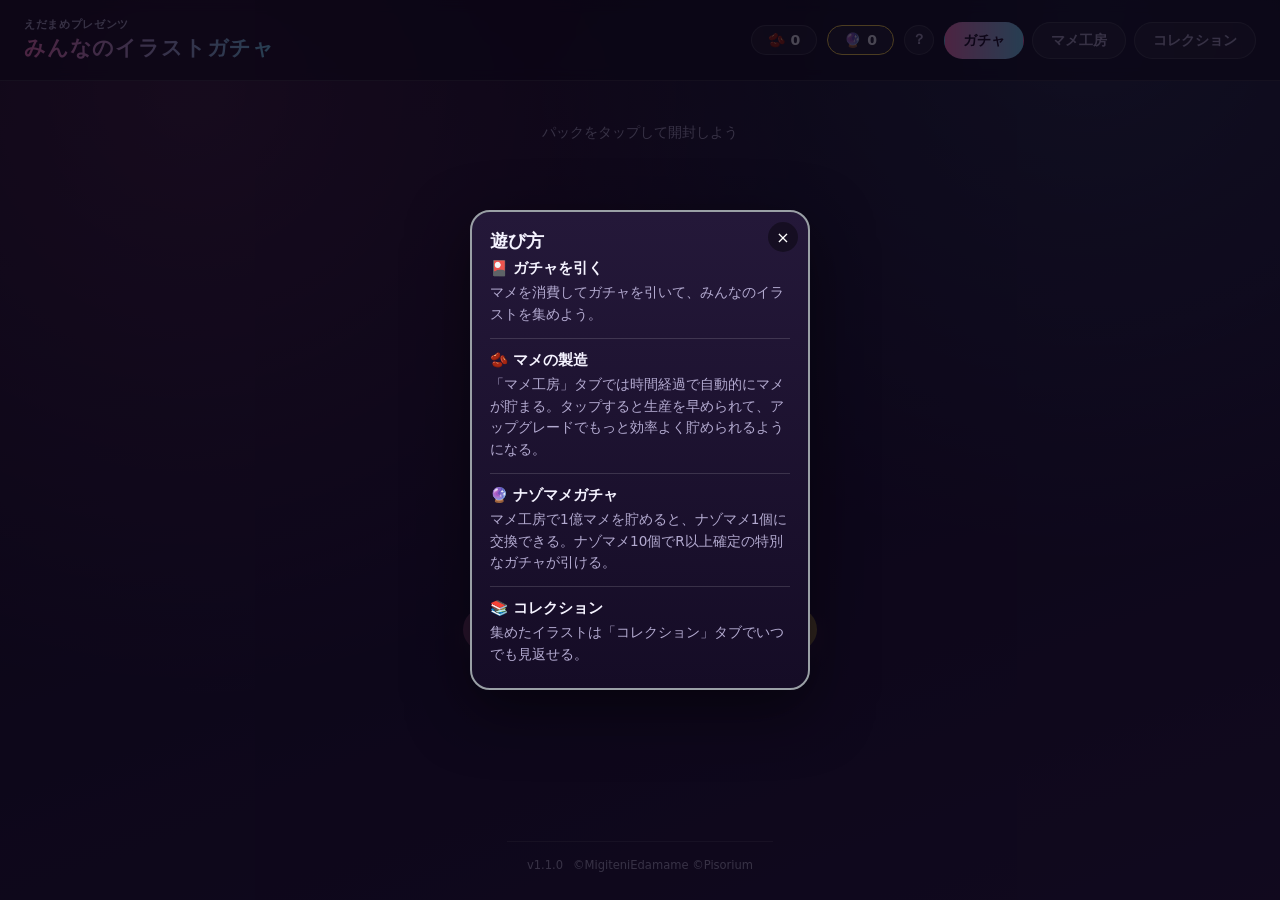
<file: index.html>
<!DOCTYPE html>
<html lang="ja">
<head>
<meta charset="UTF-8">
<meta name="viewport" content="width=device-width, initial-scale=1.0, maximum-scale=1.0, user-scalable=no">
<title>シールガチャ</title>
<link rel="stylesheet" href="css/style.css">
</head>
<body>

<header class="app-header">
  <div class="app-title-group">
    <p class="app-presents">えだまめプレゼンツ</p>
    <h1 class="app-title">みんなのイラストガチャ</h1>
  </div>
  <div class="app-header-right">
    <div class="mame-badge" id="mameBadge">🫘 0</div>
    <div class="nazo-badge" id="nazoBadgeHeader">🔮 0</div>
    <button class="help-btn" id="helpBtn" aria-label="遊び方" title="遊び方">？</button>
    <nav class="app-nav">
      <button class="nav-tab active" data-view="gacha-view">ガチャ</button>
      <button class="nav-tab" data-view="mame-view">マメ工房</button>
      <button class="nav-tab" data-view="collection-view">コレクション</button>
    </nav>
  </div>
</header>

<main>

  <section id="gacha-view" class="view active">
    <p class="gacha-hint">パックをタップして開封しよう</p>

    <div class="gacha-stage">
      <div class="pack" id="pack">
        <div class="pack-content">
          <div class="pack-shine"></div>
          <div class="pack-star">✦</div>
          <p class="pack-label">TAP TO OPEN</p>
        </div>
        <div class="pack-half pack-left"></div>
        <div class="pack-half pack-right"></div>
      </div>
      <div class="burst" id="burst"></div>
      <div class="cards-area hidden" id="cardsArea"></div>
    </div>

    <div class="gacha-controls">
      <button class="btn" id="drawOneBtn">引く</button>
      <button class="btn secondary hidden" id="drawTenBtn">10連引く</button>
      <div class="nazo-btn-wrap">
        <button class="btn nazo-btn" id="drawNazoBtn">ナゾマメで引く</button>
        <div class="nazo-tooltip" id="nazoTooltip">解放までお待ちください</div>
      </div>
      <button class="btn secondary hidden" id="skipBtn">スキップ</button>
      <button class="btn hidden" id="resetDrawBtn">もう一度引く</button>
    </div>
  </section>

  <section id="mame-view" class="view">
    <p class="gacha-hint" id="mameHint">タップして製造を早めよう</p>
    <div class="mame-workshop">
      <div class="production-lines" id="mameLines"></div>
      <div class="upgrade-grid" id="mameUpgrades"></div>
      <div class="nazo-exchange">
        <div class="nazo-exchange-info">
          <span class="nazo-badge" id="nazoBadgeWorkshop">🔮 0</span>
          <span class="nazo-exchange-rate">1億マメ → 🔮1個に交換</span>
        </div>
        <button class="btn secondary" id="nazoExchangeBtn">交換する</button>
      </div>
    </div>
    <div class="mame-toast-host" id="mameToastHost"></div>
  </section>

  <section id="collection-view" class="view">
    <div class="collection-header">
      <div class="collection-stats">
        コレクション達成率: <strong id="collectionProgress">0 / 0</strong>
      </div>
      <div class="collection-filters" id="collectionFilters">
        <button class="filter-btn active" data-filter="ALL">ALL</button>
        <button class="filter-btn" data-filter="N">N</button>
        <button class="filter-btn" data-filter="R">R</button>
        <button class="filter-btn" data-filter="SR">SR</button>
        <button class="filter-btn" data-filter="SSR">SSR</button>
      </div>
    </div>
    <div class="collection-grid" id="collectionGrid"></div>
  </section>

</main>

<footer class="app-footer">
  <span class="app-version">v1.1.0</span>
  <span class="app-copyright">©MigiteniEdamame ©Pisorium</span>
</footer>

<div class="modal-overlay hidden" id="itemModal">
  <div class="modal-card" id="modalCard">
    <button class="modal-close" id="modalClose">×</button>
    <div class="modal-image" id="modalImage"></div>
    <div class="modal-body">
      <span class="modal-rarity-badge" id="modalRarityBadge"></span>
      <h3 class="modal-name" id="modalName"></h3>
      <p class="modal-author" id="modalAuthor"></p>
      <p class="modal-flavor" id="modalFlavor"></p>
      <p class="modal-owned-count" id="modalOwnedCount"></p>
    </div>
  </div>
</div>

<div class="modal-overlay hidden" id="howToPlayModal">
  <div class="modal-card howto-card">
    <button class="modal-close" id="howToPlayClose">×</button>
    <div class="modal-body">
      <h3 class="modal-name">遊び方</h3>
      <div class="howto-section">
        <h4>🎴 ガチャを引く</h4>
        <p>マメを消費してガチャを引いて、みんなのイラストを集めよう。</p>
      </div>
      <div class="howto-section">
        <h4>🫘 マメの製造</h4>
        <p>「マメ工房」タブでは時間経過で自動的にマメが貯まる。タップすると生産を早められて、アップグレードでもっと効率よく貯められるようになる。</p>
      </div>
      <div class="howto-section">
        <h4>🔮 ナゾマメガチャ</h4>
        <p>マメ工房で1億マメを貯めると、ナゾマメ1個に交換できる。ナゾマメ10個でR以上確定の特別なガチャが引ける。</p>
      </div>
      <div class="howto-section">
        <h4>📚 コレクション</h4>
        <p>集めたイラストは「コレクション」タブでいつでも見返せる。</p>
      </div>
    </div>
  </div>
</div>

<div class="modal-overlay hidden" id="newItemsModal">
  <div class="modal-card newitems-card">
    <button class="modal-close" id="newItemsClose">×</button>
    <div class="modal-body">
      <h3 class="modal-name">🎉 新しいイラストが追加されました！</h3>
      <p class="modal-flavor">ガチャで新しいイラストを探してみよう。</p>
    </div>
  </div>
</div>

<div class="modal-overlay hidden" id="releaseNoteModal">
  <div class="modal-card">
    <button class="modal-close" id="releaseNoteClose">×</button>
    <div class="modal-body">
      <h3 class="modal-name" id="releaseNoteTitle"></h3>
      <p class="modal-flavor" id="releaseNoteText"></p>
    </div>
  </div>
</div>

<script src="js/db.js"></script>
<script src="js/rarity.js"></script>
<script src="js/theme.js"></script>
<script src="js/catalog.js"></script>
<script src="js/mame.js"></script>
<script src="js/gacha.js"></script>
<script src="js/collection.js"></script>
<script src="js/main.js"></script>
</body>
</html>
</file>
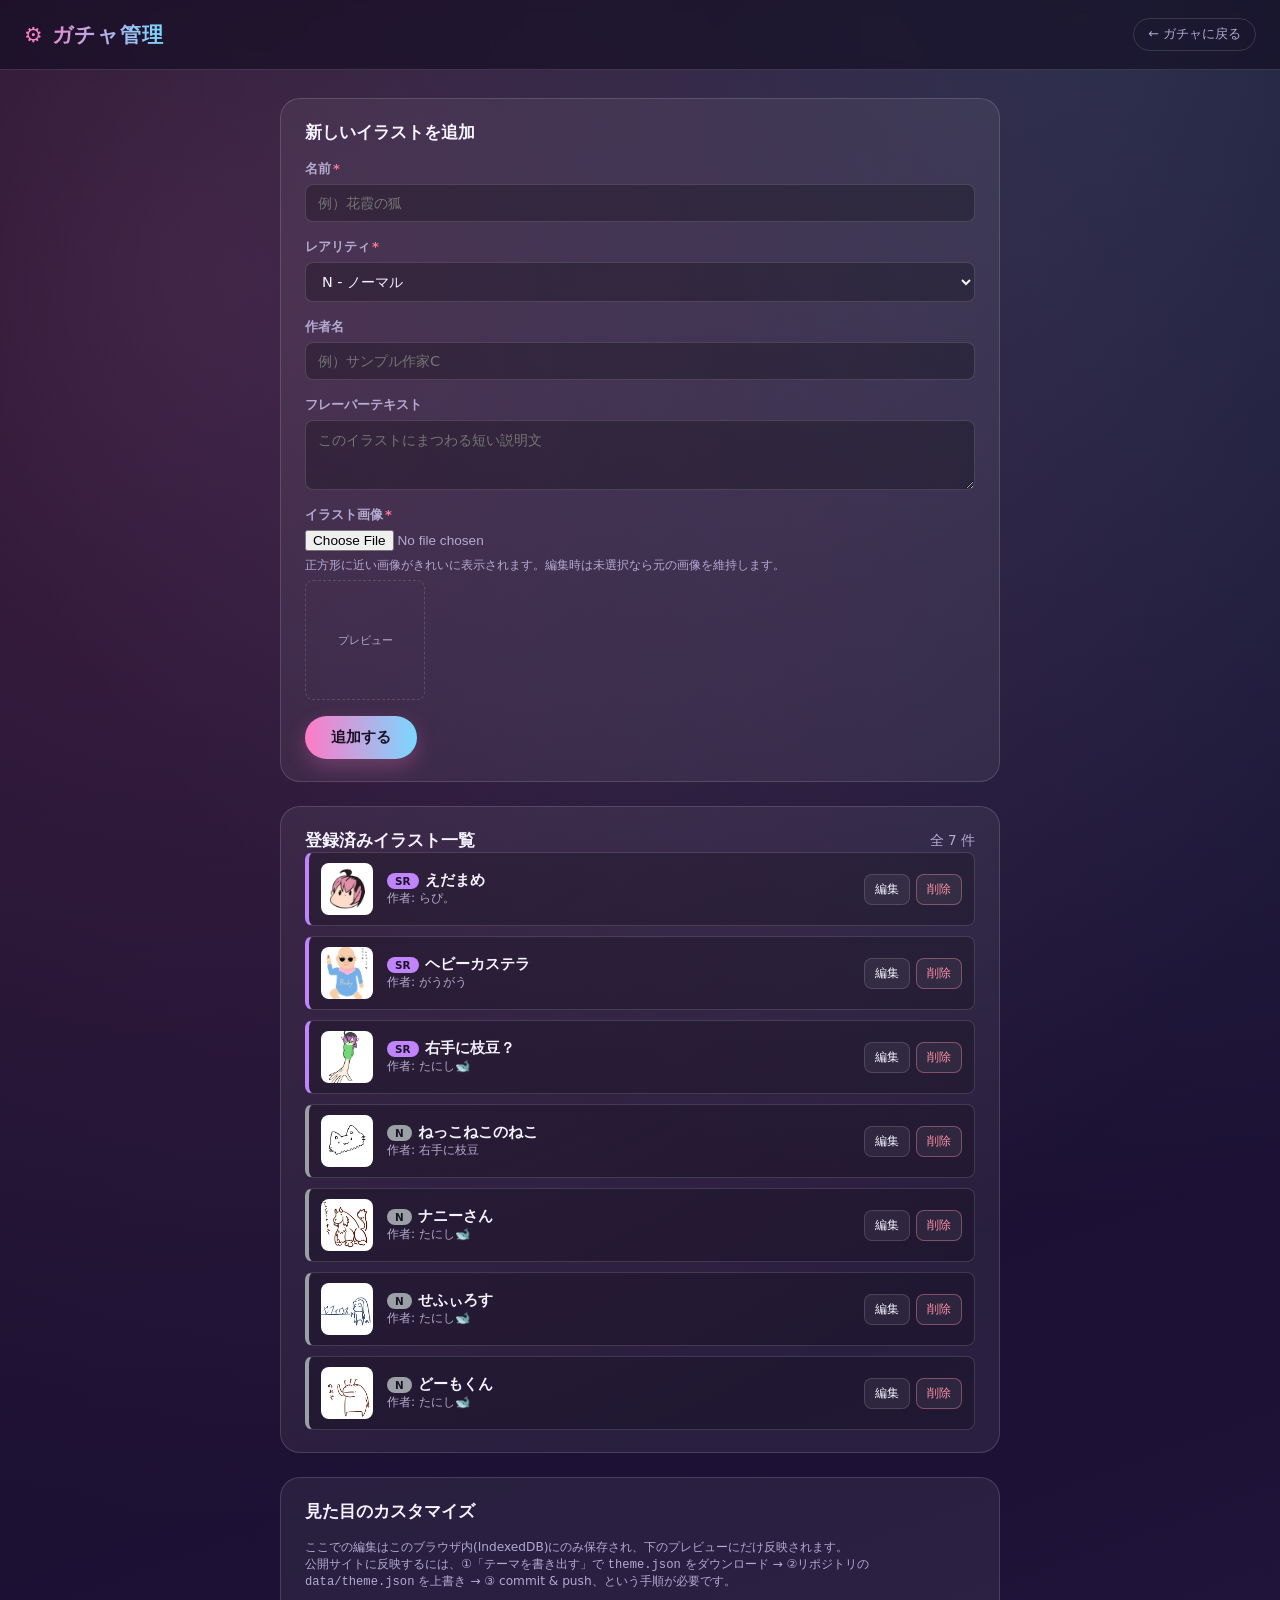
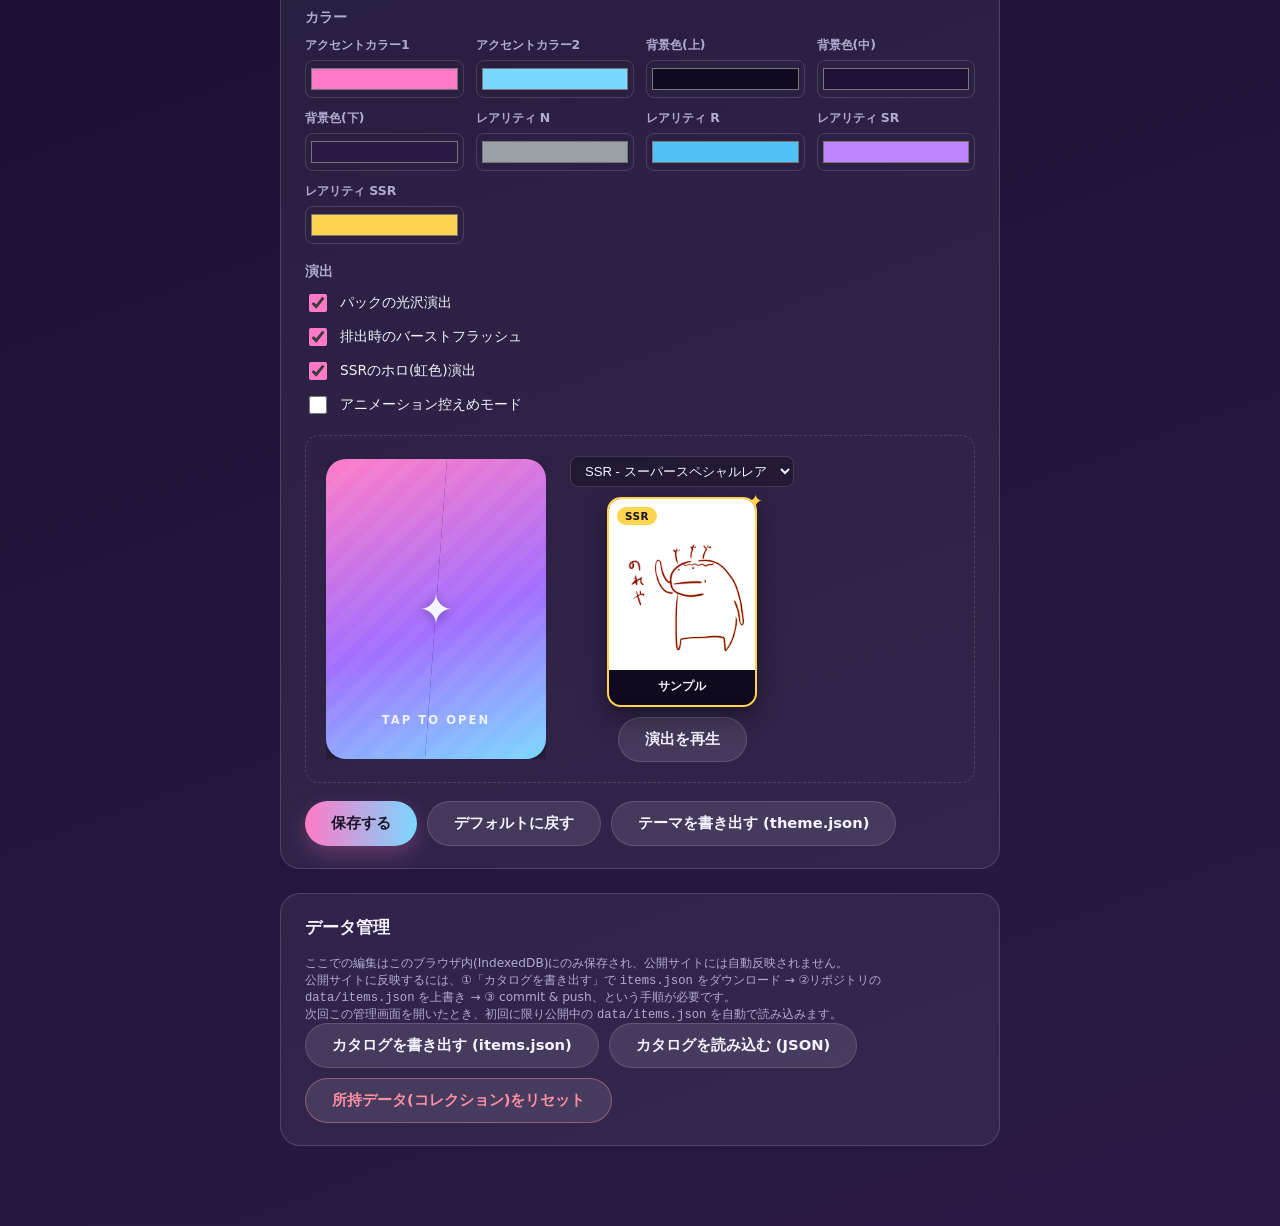
<file: admin.html>
<!DOCTYPE html>
<html lang="ja">
<head>
<meta charset="UTF-8">
<meta name="viewport" content="width=device-width, initial-scale=1.0">
<title>シールガチャ - 管理画面</title>
<link rel="stylesheet" href="css/style.css">
<link rel="stylesheet" href="css/admin.css">
</head>
<body>

<header class="app-header">
  <h1 class="app-title">⚙ ガチャ管理</h1>
  <nav class="app-nav">
    <a class="nav-admin-link" href="index.html">← ガチャに戻る</a>
  </nav>
</header>

<main class="admin-main">

  <section class="admin-panel">
    <h2 class="admin-heading" id="formHeading">新しいイラストを追加</h2>
    <form id="itemForm" class="item-form">
      <input type="hidden" id="itemId">

      <div class="form-row">
        <label for="fieldName">名前<span class="req">*</span></label>
        <input type="text" id="fieldName" maxlength="40" required placeholder="例）花霞の狐">
      </div>

      <div class="form-row">
        <label for="fieldRarity">レアリティ<span class="req">*</span></label>
        <select id="fieldRarity" required></select>
      </div>

      <div class="form-row">
        <label for="fieldAuthor">作者名</label>
        <input type="text" id="fieldAuthor" maxlength="40" placeholder="例）サンプル作家C">
      </div>

      <div class="form-row">
        <label for="fieldFlavor">フレーバーテキスト</label>
        <textarea id="fieldFlavor" rows="3" maxlength="200" placeholder="このイラストにまつわる短い説明文"></textarea>
      </div>

      <div class="form-row">
        <label for="fieldImage">イラスト画像<span class="req">*</span></label>
        <input type="file" id="fieldImage" accept="image/*">
        <p class="field-hint">正方形に近い画像がきれいに表示されます。編集時は未選択なら元の画像を維持します。</p>
        <div class="image-preview" id="imagePreview"></div>
      </div>

      <div class="form-actions">
        <button type="submit" class="btn" id="submitBtn">追加する</button>
        <button type="button" class="btn secondary hidden" id="cancelEditBtn">編集をキャンセル</button>
      </div>
    </form>
  </section>

  <section class="admin-panel">
    <div class="admin-panel-header">
      <h2 class="admin-heading">登録済みイラスト一覧</h2>
      <span class="item-count" id="itemCount"></span>
    </div>
    <div class="item-list" id="itemList"></div>
  </section>

  <section class="admin-panel">
    <h2 class="admin-heading">見た目のカスタマイズ</h2>
    <p class="field-hint">
      ここでの編集はこのブラウザ内(IndexedDB)にのみ保存され、下のプレビューにだけ反映されます。<br>
      公開サイトに反映するには、①「テーマを書き出す」で <code>theme.json</code> をダウンロード →
      ②リポジトリの <code>data/theme.json</code> を上書き → ③ commit &amp; push、という手順が必要です。
    </p>

    <h3 class="theme-subheading">カラー</h3>
    <div class="theme-color-grid">
      <label class="theme-color-row">アクセントカラー1<input type="color" id="themeAccent"></label>
      <label class="theme-color-row">アクセントカラー2<input type="color" id="themeAccent2"></label>
      <label class="theme-color-row">背景色(上)<input type="color" id="themeBg0"></label>
      <label class="theme-color-row">背景色(中)<input type="color" id="themeBg1"></label>
      <label class="theme-color-row">背景色(下)<input type="color" id="themeBg2"></label>
      <label class="theme-color-row">レアリティ N<input type="color" id="themeRarityN"></label>
      <label class="theme-color-row">レアリティ R<input type="color" id="themeRarityR"></label>
      <label class="theme-color-row">レアリティ SR<input type="color" id="themeRaritySR"></label>
      <label class="theme-color-row">レアリティ SSR<input type="color" id="themeRaritySSR"></label>
    </div>

    <h3 class="theme-subheading">演出</h3>
    <div class="theme-toggle-list">
      <label class="theme-toggle-row"><input type="checkbox" id="themeFxPackShine">パックの光沢演出</label>
      <label class="theme-toggle-row"><input type="checkbox" id="themeFxBurst">排出時のバーストフラッシュ</label>
      <label class="theme-toggle-row"><input type="checkbox" id="themeFxHolo">SSRのホロ(虹色)演出</label>
      <label class="theme-toggle-row"><input type="checkbox" id="themeFxReducedMotion">アニメーション控えめモード</label>
    </div>

    <div class="theme-preview" id="themePreview">
      <div class="pack" id="themePreviewPack">
        <div class="pack-content">
          <div class="pack-shine"></div>
          <div class="pack-star">✦</div>
          <p class="pack-label">TAP TO OPEN</p>
        </div>
        <div class="pack-half pack-left"></div>
        <div class="pack-half pack-right"></div>
      </div>
      <div class="burst" id="themePreviewBurst"></div>
      <div class="theme-preview-card-wrap">
        <select id="themePreviewRarity" class="theme-preview-rarity-select"></select>
        <div class="seal-card enter revealed flipped" id="themePreviewCard">
          <div class="seal-card-inner">
            <div class="seal-card-face seal-card-front">
              <div class="seal-card-image" id="themePreviewImage">
                <span class="seal-card-badge" id="themePreviewBadge">N</span>
              </div>
              <div class="seal-card-name">サンプル</div>
            </div>
          </div>
        </div>
        <button type="button" class="btn secondary" id="themePreviewPlayBtn">演出を再生</button>
      </div>
    </div>

    <div class="form-actions theme-actions">
      <button type="button" class="btn" id="themeSaveBtn">保存する</button>
      <button type="button" class="btn secondary" id="themeResetBtn">デフォルトに戻す</button>
      <button type="button" class="btn secondary" id="themeExportBtn">テーマを書き出す (theme.json)</button>
    </div>
  </section>

  <section class="admin-panel">
    <h2 class="admin-heading">データ管理</h2>
    <p class="field-hint">
      ここでの編集はこのブラウザ内(IndexedDB)にのみ保存され、公開サイトには自動反映されません。<br>
      公開サイトに反映するには、①「カタログを書き出す」で <code>items.json</code> をダウンロード →
      ②リポジトリの <code>data/items.json</code> を上書き → ③ commit &amp; push、という手順が必要です。<br>
      次回この管理画面を開いたとき、初回に限り公開中の <code>data/items.json</code> を自動で読み込みます。
    </p>
    <div class="data-actions">
      <button class="btn secondary" id="exportBtn">カタログを書き出す (items.json)</button>
      <label class="btn secondary file-btn">
        カタログを読み込む (JSON)
        <input type="file" id="importInput" accept="application/json" hidden>
      </label>
      <button class="btn secondary danger" id="resetCollectionBtn">所持データ(コレクション)をリセット</button>
    </div>
  </section>

</main>

<script src="js/db.js"></script>
<script src="js/rarity.js"></script>
<script src="js/theme.js"></script>
<script src="js/catalog.js"></script>
<script src="js/seedData.js"></script>
<script src="js/admin.js"></script>
</body>
</html>
</file>
<file: css/style.css>
:root {
  --bg-0: #120a20;
  --bg-1: #1d1236;
  --bg-2: #2a1a45;
  --panel: rgba(255, 255, 255, 0.06);
  --panel-strong: rgba(255, 255, 255, 0.1);
  --border: rgba(255, 255, 255, 0.14);
  --text: #f5f3ff;
  --text-dim: #b3aad0;
  --accent: #ff7ac6;
  --accent-2: #7ad7ff;

  --rarity-N: #9aa0a6;
  --rarity-R: #4fc3f7;
  --rarity-SR: #c084fc;
  --rarity-SSR: #ffd54f;

  --radius-lg: 20px;
  --radius-md: 14px;
  --radius-sm: 8px;
}

* {
  box-sizing: border-box;
  /* iOS Safari は祖先要素だけのtouch-actionを無視することがあるため、全要素に直接指定する */
  touch-action: manipulation;
}

html, body {
  margin: 0;
  padding: 0;
  min-height: 100vh;
}

body {
  font-family: 'Yu Gothic', 'Hiragino Sans', 'Segoe UI', system-ui, sans-serif;
  color: var(--text);
  background:
    radial-gradient(circle at 15% 10%, rgba(255, 122, 198, 0.18), transparent 45%),
    radial-gradient(circle at 85% 0%, rgba(122, 215, 255, 0.16), transparent 40%),
    linear-gradient(160deg, var(--bg-0), var(--bg-1) 55%, var(--bg-2));
  min-height: 100vh;
  display: flex;
  flex-direction: column;
}

a {
  color: inherit;
}

button {
  font-family: inherit;
  cursor: pointer;
}

/* ---------- Header / Nav ---------- */

.app-header {
  display: flex;
  flex-wrap: wrap;
  align-items: center;
  justify-content: space-between;
  gap: 10px;
  padding: 18px 24px;
  border-bottom: 1px solid var(--border);
  backdrop-filter: blur(6px);
  position: sticky;
  top: 0;
  z-index: 30;
  background: rgba(18, 10, 32, 0.6);
}

.app-header-right {
  display: flex;
  align-items: center;
  justify-content: flex-end;
  flex-wrap: wrap;
  gap: 10px;
  margin-left: auto;
}

.app-title-group {
  display: flex;
  flex-direction: column;
  gap: 2px;
}

.app-presents {
  margin: 0;
  font-size: 0.68rem;
  font-weight: 700;
  letter-spacing: 0.06em;
  color: var(--text-dim);
  white-space: nowrap;
}

.app-title {
  font-size: 1.3rem;
  font-weight: 800;
  letter-spacing: 0.04em;
  margin: 0;
  white-space: nowrap;
  background: linear-gradient(90deg, var(--accent), var(--accent-2));
  -webkit-background-clip: text;
  background-clip: text;
  color: transparent;
}

.app-nav {
  display: flex;
  gap: 8px;
  align-items: center;
  flex-wrap: wrap;
}

.nav-tab {
  border: 1px solid var(--border);
  background: var(--panel);
  color: var(--text-dim);
  padding: 8px 18px;
  border-radius: 999px;
  font-weight: 600;
  font-size: 0.9rem;
  white-space: nowrap;
  transition: 0.15s ease;
}

.nav-tab:hover {
  color: var(--text);
  border-color: var(--accent-2);
}

.nav-tab.active {
  color: #201030;
  background: linear-gradient(90deg, var(--accent), var(--accent-2));
  border-color: transparent;
}

.mame-badge {
  border: 1px solid var(--border);
  background: var(--panel);
  color: var(--text);
  padding: 6px 16px;
  border-radius: 999px;
  font-weight: 700;
  font-size: 0.88rem;
  white-space: nowrap;
}

.nazo-badge {
  border: 1px solid var(--rarity-SSR);
  background: var(--panel);
  color: var(--text);
  padding: 6px 16px;
  border-radius: 999px;
  font-weight: 700;
  font-size: 0.88rem;
  white-space: nowrap;
}

.help-btn {
  width: 30px;
  height: 30px;
  flex-shrink: 0;
  border: 1px solid var(--border);
  background: var(--panel);
  color: var(--text-dim);
  border-radius: 50%;
  font-weight: 800;
  font-size: 0.85rem;
  display: flex;
  align-items: center;
  justify-content: center;
  transition: 0.15s ease;
}

.help-btn:hover {
  color: var(--text);
  border-color: var(--accent-2);
}

.nav-admin-link {
  font-size: 0.8rem;
  color: var(--text-dim);
  text-decoration: none;
  border: 1px solid var(--border);
  border-radius: 999px;
  padding: 7px 14px;
  white-space: nowrap;
}

.nav-admin-link:hover {
  color: var(--text);
  border-color: var(--accent-2);
}

main {
  flex: 1 0 auto;
  width: 100%;
  max-width: 1080px;
  margin: 0 auto;
  padding: 28px 20px 80px;
}

.view {
  display: none;
}

.view.active {
  display: block;
  animation: view-fade-in 0.25s ease;
}

@keyframes view-fade-in {
  from { opacity: 0; transform: translateY(6px); }
  to { opacity: 1; transform: translateY(0); }
}

/* ---------- Gacha stage ---------- */

.gacha-stage {
  position: relative;
  min-height: 420px;
  display: flex;
  align-items: center;
  justify-content: center;
  perspective: 1400px;
}

.gacha-hint {
  text-align: center;
  color: var(--text-dim);
  margin-bottom: 18px;
  font-size: 0.9rem;
}

/* Pack */

.pack {
  position: relative;
  width: 220px;
  height: 300px;
  cursor: pointer;
  transform-style: preserve-3d;
  animation: pack-idle 2.6s ease-in-out infinite;
}

.pack.hidden {
  display: none;
}

@keyframes pack-idle {
  0%, 100% { transform: rotate(-2deg) translateY(0); }
  50% { transform: rotate(2deg) translateY(-6px); }
}

.pack-content {
  position: absolute;
  inset: 0;
  z-index: 2;
  overflow: hidden;
  border-radius: var(--radius-lg);
  pointer-events: none;
  transition: opacity 0.2s ease;
}

.pack.tearing .pack-content {
  opacity: 0;
}

.pack-half {
  position: absolute;
  top: 0;
  left: 0;
  width: 100%;
  height: 100%;
  border-radius: var(--radius-lg);
  background:
    repeating-linear-gradient(135deg, rgba(255,255,255,0.06) 0 10px, rgba(255,255,255,0.02) 10px 20px),
    linear-gradient(160deg, #ff7ac6, #a06bff 55%, #7ad7ff);
  box-shadow: 0 18px 40px rgba(0, 0, 0, 0.45);
  overflow: hidden;
  transition: transform 0.55s cubic-bezier(0.65, -0.15, 0.3, 1.4), opacity 0.5s ease;
}

.pack-half.pack-left {
  clip-path: polygon(0 0, 55% 0, 45% 100%, 0 100%);
}

.pack-half.pack-right {
  clip-path: polygon(55% 0, 100% 0, 100% 100%, 45% 100%);
}

.pack-star {
  position: absolute;
  inset: 0;
  display: flex;
  align-items: center;
  justify-content: center;
  font-size: 2.6rem;
  filter: drop-shadow(0 2px 6px rgba(0,0,0,0.35));
}

.pack-label {
  position: absolute;
  bottom: 20px;
  left: 0;
  right: 0;
  text-align: center;
  font-size: 0.72rem;
  letter-spacing: 0.18em;
  color: rgba(255,255,255,0.85);
  font-weight: 700;
}

.pack-shine {
  position: absolute;
  inset: -40%;
  background: linear-gradient(115deg, transparent 40%, rgba(255,255,255,0.55) 50%, transparent 60%);
  background-size: 220% 220%;
  animation: pack-shine-sweep 2.4s linear infinite;
  pointer-events: none;
}

@keyframes pack-shine-sweep {
  0% { background-position: 200% 0; }
  100% { background-position: -50% 0; }
}

.pack.tearing .pack-left {
  transform: translate(-140px, -40px) rotate(-45deg);
  opacity: 0;
}

.pack.tearing .pack-right {
  transform: translate(140px, -40px) rotate(45deg);
  opacity: 0;
}

/* Burst flash */

.burst {
  position: absolute;
  width: 40px;
  height: 40px;
  border-radius: 50%;
  background: radial-gradient(circle, #fff 0%, var(--accent-2) 35%, transparent 70%);
  opacity: 0;
  pointer-events: none;
}

.burst.play {
  animation: burst-pop 0.6s ease-out forwards;
}

@keyframes burst-pop {
  0% { opacity: 0.9; transform: scale(0.2); }
  100% { opacity: 0; transform: scale(9); }
}

/* Cards area */

.cards-area {
  position: absolute;
  inset: 0;
  display: flex;
  flex-wrap: wrap;
  align-content: center;
  justify-content: center;
  gap: 18px;
  padding: 10px;
}

.cards-area.hidden {
  display: none;
}

/* Seal card */

.seal-card {
  width: 150px;
  height: 210px;
  perspective: 1000px;
  opacity: 0;
  transform: scale(0.3);
  transition: transform 0.55s cubic-bezier(0.2, 0.9, 0.3, 1.3), opacity 0.35s ease;
}

.cards-area.single .seal-card {
  width: 220px;
  height: 308px;
}

.seal-card.enter {
  opacity: 1;
  transform: scale(1);
}

.seal-card-inner {
  position: relative;
  width: 100%;
  height: 100%;
  transform-style: preserve-3d;
  transition: transform 0.6s cubic-bezier(0.4, 0.2, 0.2, 1);
  cursor: pointer;
}

.seal-card.flipped .seal-card-inner {
  transform: rotateY(180deg);
}

.seal-card-face {
  position: absolute;
  inset: 0;
  border-radius: var(--radius-md);
  backface-visibility: hidden;
  overflow: hidden;
  display: flex;
  flex-direction: column;
  box-shadow: 0 10px 26px rgba(0, 0, 0, 0.4);
}

.seal-card-back {
  background:
    repeating-linear-gradient(45deg, rgba(255,255,255,0.08) 0 8px, rgba(255,255,255,0.02) 8px 16px),
    linear-gradient(160deg, #3a2a63, #1b1030);
  display: flex;
  align-items: center;
  justify-content: center;
  border: 1px solid var(--border);
}

.seal-card-back::after {
  content: '?';
  font-size: 2.4rem;
  color: rgba(255,255,255,0.35);
  font-weight: 800;
}

.seal-card-front {
  transform: rotateY(180deg);
  border: 2px solid var(--rc, var(--rarity-N));
  background: linear-gradient(180deg, #241839, #150c26);
}

.seal-card-image {
  flex: 1;
  background-color: #fff;
  background-size: contain;
  background-repeat: no-repeat;
  background-position: center;
  position: relative;
}

.seal-card-badge {
  position: absolute;
  top: 8px;
  left: 8px;
  font-size: 0.65rem;
  font-weight: 800;
  padding: 3px 8px;
  border-radius: 999px;
  background: var(--rc, var(--rarity-N));
  color: #1a1226;
  letter-spacing: 0.05em;
  z-index: 2;
}

.seal-card-new {
  position: absolute;
  top: 8px;
  right: 8px;
  font-size: 0.6rem;
  font-weight: 800;
  padding: 3px 7px;
  border-radius: 999px;
  background: #ff5470;
  color: #fff;
  z-index: 2;
  animation: new-pop 0.6s ease;
}

@keyframes new-pop {
  0% { transform: scale(0); }
  70% { transform: scale(1.25); }
  100% { transform: scale(1); }
}

.seal-card-name {
  font-size: 0.78rem;
  font-weight: 700;
  padding: 8px 8px 10px;
  text-align: center;
  color: var(--text);
  background: rgba(0,0,0,0.25);
}

/* rarity glow on the card frame while revealed */
.seal-card.revealed .seal-card-front {
  animation: rarity-frame-pulse 1.4s ease-out 1;
}

@keyframes rarity-frame-pulse {
  0% { box-shadow: 0 0 0 rgba(255,255,255,0); }
  35% { box-shadow: 0 0 34px 6px var(--rc, var(--rarity-N)); }
  100% { box-shadow: 0 10px 26px rgba(0,0,0,0.4); }
}

/* shine sweep, used for R and up */
.seal-card-shine {
  position: absolute;
  inset: 0;
  background: linear-gradient(115deg, transparent 35%, rgba(255,255,255,0.65) 50%, transparent 65%);
  background-size: 250% 250%;
  background-position: 200% 0;
  opacity: 0;
  pointer-events: none;
}

.seal-card.revealed.fx-soft .seal-card-shine,
.seal-card.revealed.fx-strong .seal-card-shine,
.seal-card.revealed.fx-holo .seal-card-shine {
  opacity: 1;
  animation: shine-sweep 1.1s ease-out 1;
}

@keyframes shine-sweep {
  0% { background-position: 200% 0; }
  100% { background-position: -50% 0; }
}

/* holo effect for SSR: animated rainbow sheen + sparkles */
.seal-card.revealed.fx-holo .seal-card-image::before {
  content: '';
  position: absolute;
  inset: 0;
  background: linear-gradient(120deg, #ff9ad5, #ffe29a, #9affe0, #9ac6ff, #d59aff);
  mix-blend-mode: overlay;
  opacity: 0.55;
  background-size: 400% 400%;
  animation: holo-shift 3.2s ease-in-out infinite;
}

@keyframes holo-shift {
  0% { background-position: 0% 50%; }
  50% { background-position: 100% 50%; }
  100% { background-position: 0% 50%; }
}

.seal-card.revealed.fx-holo::after {
  content: '✦';
  position: absolute;
  top: -6px;
  right: -6px;
  font-size: 1.1rem;
  color: var(--rarity-SSR);
  animation: sparkle-spin 2.4s linear infinite;
}

@keyframes sparkle-spin {
  0% { transform: rotate(0deg) scale(1); opacity: 0.6; }
  50% { transform: rotate(180deg) scale(1.3); opacity: 1; }
  100% { transform: rotate(360deg) scale(1); opacity: 0.6; }
}

/* ---------- Effect toggles (admin "見た目のカスタマイズ") ---------- */

body.fx-pack-shine-off .pack-shine {
  display: none;
}

body.fx-burst-off .burst {
  display: none;
}

body.fx-holo-off .seal-card.revealed.fx-holo .seal-card-image::before,
body.fx-holo-off .seal-card.revealed.fx-holo::after {
  display: none;
}

body.fx-reduced-motion,
body.fx-reduced-motion * {
  animation-duration: 0.001s !important;
  animation-delay: 0s !important;
  transition-duration: 0.001s !important;
}

/* ---------- Controls ---------- */

.gacha-controls {
  display: flex;
  gap: 12px;
  justify-content: center;
  margin-top: 28px;
  flex-wrap: wrap;
}

.btn {
  border: none;
  border-radius: 999px;
  padding: 12px 26px;
  font-weight: 700;
  font-size: 0.92rem;
  color: #1a1226;
  background: linear-gradient(90deg, var(--accent), var(--accent-2));
  box-shadow: 0 8px 20px rgba(255, 122, 198, 0.25);
  transition: transform 0.15s ease, opacity 0.15s ease;
}

.btn:hover {
  transform: translateY(-2px);
}

.btn:disabled {
  opacity: 0.45;
  cursor: not-allowed;
  transform: none;
}

.btn.secondary {
  background: var(--panel-strong);
  color: var(--text);
  border: 1px solid var(--border);
  box-shadow: none;
}

.btn.hidden {
  display: none;
}

/* ---------- Mame workshop ---------- */

.mame-workshop {
  display: flex;
  flex-direction: column;
  gap: 24px;
  max-width: 560px;
  margin: 0 auto;
}

.production-lines {
  display: flex;
  flex-direction: column;
  gap: 12px;
}

.production-line {
  display: flex;
  align-items: center;
  gap: 12px;
  cursor: pointer;
  user-select: none;
  padding: 10px 14px;
  border: 1px solid var(--border);
  border-radius: var(--radius-md);
  background: var(--panel);
  transition: transform 0.1s ease;
}

.production-line:active {
  transform: scale(0.98);
}

.production-bar-track {
  flex: 1;
  height: 16px;
  border-radius: 999px;
  background: rgba(255, 255, 255, 0.08);
  overflow: hidden;
  border: 1px solid var(--border);
}

.production-bar-fill {
  height: 100%;
  width: 0%;
  background: linear-gradient(90deg, var(--accent), var(--accent-2));
  transition: width 0.12s linear;
}

.production-line-label {
  font-size: 0.78rem;
  color: var(--text-dim);
  font-weight: 700;
  white-space: nowrap;
}

.upgrade-grid {
  display: grid;
  grid-template-columns: repeat(auto-fill, minmax(150px, 1fr));
  gap: 12px;
}

.upgrade-card {
  border: 1px solid var(--border);
  background: var(--panel);
  border-radius: var(--radius-md);
  padding: 14px;
  display: flex;
  flex-direction: column;
  gap: 6px;
  align-items: center;
  text-align: center;
}

.upgrade-name {
  font-size: 0.82rem;
  font-weight: 700;
}

.upgrade-level {
  font-size: 0.78rem;
  color: var(--text-dim);
}

.upgrade-cost {
  font-size: 0.78rem;
  color: var(--text-dim);
}

.upgrade-card button {
  margin-top: 4px;
  padding: 8px 18px;
  font-size: 0.82rem;
}

.upgrade-card.maxed {
  border-color: var(--rarity-SSR);
}

.upgrade-card.maxed .upgrade-cost {
  color: var(--rarity-SSR);
  font-weight: 800;
}

.nazo-exchange {
  display: flex;
  align-items: center;
  justify-content: space-between;
  flex-wrap: wrap;
  gap: 12px;
  border: 1px solid var(--rarity-SSR);
  background: var(--panel);
  border-radius: var(--radius-md);
  padding: 14px 18px;
}

.nazo-exchange-info {
  display: flex;
  align-items: center;
  gap: 12px;
  flex-wrap: wrap;
}

.nazo-exchange-rate {
  font-size: 0.8rem;
  color: var(--text-dim);
}

.nazo-btn {
  background: linear-gradient(90deg, #c084fc, #ffd54f);
}

.nazo-btn.coming-soon {
  opacity: 0.55;
  cursor: not-allowed;
}

.nazo-btn-wrap {
  position: relative;
  display: inline-flex;
}

.nazo-tooltip {
  position: absolute;
  bottom: calc(100% + 10px);
  left: 50%;
  transform: translateX(-50%);
  background: rgba(20, 10, 35, 0.95);
  color: var(--text);
  padding: 8px 14px;
  border-radius: 10px;
  font-size: 0.78rem;
  font-weight: 700;
  white-space: nowrap;
  border: 1px solid var(--rarity-SSR);
  box-shadow: 0 8px 20px rgba(0, 0, 0, 0.4);
  opacity: 0;
  pointer-events: none;
  transition: opacity 0.2s ease;
  z-index: 5;
}

.nazo-tooltip::after {
  content: '';
  position: absolute;
  top: 100%;
  left: 50%;
  transform: translateX(-50%);
  border: 6px solid transparent;
  border-top-color: rgba(20, 10, 35, 0.95);
}

.nazo-tooltip.show {
  opacity: 1;
}

.mame-toast-host {
  position: fixed;
  top: 80px;
  left: 50%;
  transform: translateX(-50%);
  z-index: 60;
  display: flex;
  flex-direction: column;
  align-items: center;
  gap: 6px;
  pointer-events: none;
}

.mame-toast {
  background: linear-gradient(90deg, var(--accent), var(--accent-2));
  color: #1a1226;
  font-weight: 800;
  font-size: 0.85rem;
  padding: 8px 18px;
  border-radius: 999px;
  box-shadow: 0 8px 20px rgba(255, 122, 198, 0.35);
  animation: mame-toast-pop 1.4s ease forwards;
}

@keyframes mame-toast-pop {
  0% { opacity: 0; transform: translateY(8px) scale(0.8); }
  15% { opacity: 1; transform: translateY(0) scale(1); }
  80% { opacity: 1; }
  100% { opacity: 0; transform: translateY(-14px) scale(0.9); }
}

/* ---------- Collection ---------- */

.collection-header {
  display: flex;
  align-items: center;
  justify-content: space-between;
  flex-wrap: wrap;
  gap: 14px;
  margin-bottom: 22px;
}

.collection-stats {
  color: var(--text-dim);
  font-size: 0.9rem;
}

.collection-stats strong {
  color: var(--text);
  font-size: 1.05rem;
}

.collection-filters {
  display: flex;
  gap: 6px;
  flex-wrap: wrap;
}

.filter-btn {
  border: 1px solid var(--border);
  background: var(--panel);
  color: var(--text-dim);
  padding: 6px 14px;
  border-radius: 999px;
  font-size: 0.78rem;
  font-weight: 700;
}

.filter-btn.active {
  color: #1a1226;
  background: linear-gradient(90deg, var(--accent), var(--accent-2));
  border-color: transparent;
}

.collection-grid {
  display: grid;
  grid-template-columns: repeat(auto-fill, minmax(130px, 1fr));
  gap: 14px;
}

.sticker-cell {
  border-radius: var(--radius-md);
  border: 2px solid var(--border);
  aspect-ratio: 3 / 4;
  overflow: hidden;
  position: relative;
  cursor: pointer;
  background: var(--panel);
  transition: transform 0.15s ease, border-color 0.15s ease;
}

.sticker-cell:hover {
  transform: translateY(-3px);
}

.sticker-cell.owned {
  border-color: var(--rc, var(--rarity-N));
}

.sticker-cell .cell-image {
  position: absolute;
  inset: 0;
  background-color: #fff;
  background-size: contain;
  background-repeat: no-repeat;
  background-position: center;
}

.sticker-cell.locked .cell-image {
  filter: brightness(0) saturate(0);
  opacity: 0.5;
}

.sticker-cell.locked::after {
  content: '？';
  position: absolute;
  inset: 0;
  display: flex;
  align-items: center;
  justify-content: center;
  font-size: 1.6rem;
  color: rgba(255,255,255,0.3);
  font-weight: 800;
}

.cell-badge {
  position: absolute;
  top: 6px;
  left: 6px;
  font-size: 0.6rem;
  font-weight: 800;
  padding: 2px 7px;
  border-radius: 999px;
  background: var(--rc, var(--rarity-N));
  color: #1a1226;
  z-index: 2;
}

.cell-count {
  position: absolute;
  bottom: 6px;
  right: 6px;
  font-size: 0.68rem;
  font-weight: 700;
  padding: 2px 7px;
  border-radius: 999px;
  background: rgba(0,0,0,0.55);
  z-index: 2;
}

.cell-name {
  position: absolute;
  bottom: 0;
  left: 0;
  right: 0;
  font-size: 0.68rem;
  padding: 5px 6px;
  text-align: center;
  background: rgba(0,0,0,0.5);
  z-index: 2;
}

/* ---------- Modal ---------- */

.modal-overlay {
  position: fixed;
  inset: 0;
  background: rgba(8, 4, 16, 0.72);
  display: flex;
  align-items: center;
  justify-content: center;
  z-index: 100;
  padding: 20px;
}

.modal-overlay.hidden {
  display: none;
}

.modal-card {
  width: 100%;
  max-width: 340px;
  background: linear-gradient(180deg, #241839, #150c26);
  border: 2px solid var(--rc, var(--rarity-N));
  border-radius: var(--radius-lg);
  overflow: hidden;
  position: relative;
  box-shadow: 0 20px 60px rgba(0,0,0,0.5);
}

.modal-close {
  position: absolute;
  top: 10px;
  right: 10px;
  border: none;
  background: rgba(0,0,0,0.4);
  color: #fff;
  width: 30px;
  height: 30px;
  border-radius: 50%;
  font-size: 1rem;
  z-index: 3;
}

.modal-image {
  width: 100%;
  aspect-ratio: 1 / 1;
  background-color: #fff;
  background-size: contain;
  background-repeat: no-repeat;
  background-position: center;
}

.modal-body {
  padding: 16px 18px 22px;
}

.modal-rarity-badge {
  display: inline-block;
  font-size: 0.7rem;
  font-weight: 800;
  padding: 3px 10px;
  border-radius: 999px;
  background: var(--rc, var(--rarity-N));
  color: #1a1226;
  margin-bottom: 8px;
}

.modal-name {
  margin: 0 0 4px;
  font-size: 1.2rem;
}

.modal-author {
  color: var(--text-dim);
  font-size: 0.82rem;
  margin: 0 0 12px;
}

.modal-flavor {
  font-size: 0.86rem;
  line-height: 1.6;
  color: var(--text);
  border-top: 1px solid var(--border);
  padding-top: 12px;
  white-space: pre-line;
}

.modal-owned-count {
  margin-top: 12px;
  font-size: 0.78rem;
  color: var(--text-dim);
}

.howto-card .modal-name {
  font-size: 1.15rem;
  margin-bottom: 6px;
}

.howto-section {
  border-top: 1px solid var(--border);
  padding-top: 12px;
  margin-top: 12px;
}

.howto-section:first-of-type {
  border-top: none;
  padding-top: 0;
  margin-top: 4px;
}

.howto-section h4 {
  margin: 0 0 4px;
  font-size: 0.92rem;
}

.howto-section p {
  margin: 0;
  font-size: 0.85rem;
  line-height: 1.6;
  color: var(--text-dim);
}

/* ---------- Footer ---------- */

.app-footer {
  flex-shrink: 0;
  display: flex;
  align-items: center;
  justify-content: space-between;
  gap: 10px;
  flex-wrap: wrap;
  max-width: 1080px;
  margin: 0 auto;
  padding: 16px 20px 28px;
  border-top: 1px solid var(--border);
  color: var(--text-dim);
  font-size: 0.72rem;
}

.empty-state {
  text-align: center;
  color: var(--text-dim);
  padding: 40px 0;
  font-size: 0.9rem;
}

@media (max-width: 480px) {
  .pack { width: 180px; height: 250px; }
  .cards-area.single .seal-card { width: 180px; height: 252px; }
  .app-header { padding: 14px 16px; }
  .app-title { font-size: 1.1rem; }
}
</file>
<file: css/admin.css>
.admin-main {
  max-width: 760px;
  margin: 0 auto;
  padding: 28px 20px 80px;
  display: flex;
  flex-direction: column;
  gap: 24px;
}

.admin-panel {
  background: var(--panel);
  border: 1px solid var(--border);
  border-radius: var(--radius-lg);
  padding: 22px 24px;
}

.admin-panel-header {
  display: flex;
  align-items: center;
  justify-content: space-between;
}

.admin-heading {
  margin: 0 0 16px;
  font-size: 1.05rem;
}

.admin-panel-header .admin-heading {
  margin-bottom: 0;
}

.item-count {
  color: var(--text-dim);
  font-size: 0.85rem;
}

.item-form {
  display: flex;
  flex-direction: column;
  gap: 16px;
}

.form-row {
  display: flex;
  flex-direction: column;
  gap: 6px;
}

.form-row label {
  font-size: 0.82rem;
  font-weight: 700;
  color: var(--text-dim);
}

.req {
  color: #ff7a95;
  margin-left: 2px;
}

.form-row input[type="text"],
.form-row select,
.form-row textarea {
  background: rgba(0,0,0,0.25);
  border: 1px solid var(--border);
  border-radius: var(--radius-sm);
  padding: 10px 12px;
  color: var(--text);
  font-size: 0.9rem;
  font-family: inherit;
  resize: vertical;
}

.form-row input[type="text"]:focus,
.form-row select:focus,
.form-row textarea:focus {
  outline: none;
  border-color: var(--accent-2);
}

.form-row input[type="file"] {
  color: var(--text-dim);
  font-size: 0.85rem;
}

.field-hint {
  color: var(--text-dim);
  font-size: 0.76rem;
  margin: 0;
}

.image-preview {
  width: 120px;
  height: 120px;
  border-radius: var(--radius-sm);
  border: 1px dashed var(--border);
  background-size: 100% auto;
  background-repeat: no-repeat;
  background-position: center;
  display: flex;
  align-items: center;
  justify-content: center;
  color: var(--text-dim);
  font-size: 0.7rem;
  text-align: center;
}

.image-preview.has-image {
  background-color: #fff;
}

.form-actions {
  display: flex;
  gap: 10px;
}

.item-list {
  display: flex;
  flex-direction: column;
  gap: 10px;
}

.item-row {
  display: flex;
  align-items: center;
  gap: 14px;
  background: rgba(0,0,0,0.2);
  border: 1px solid var(--border);
  border-left: 4px solid var(--rc, var(--rarity-N));
  border-radius: var(--radius-sm);
  padding: 10px 12px;
}

.item-row-thumb {
  width: 52px;
  height: 52px;
  border-radius: 8px;
  background-color: #fff;
  background-size: 100% auto;
  background-repeat: no-repeat;
  background-position: center;
  flex-shrink: 0;
}

.item-row-info {
  flex: 1;
  min-width: 0;
}

.item-row-name {
  font-weight: 700;
  font-size: 0.92rem;
  white-space: nowrap;
  overflow: hidden;
  text-overflow: ellipsis;
}

.item-row-meta {
  font-size: 0.76rem;
  color: var(--text-dim);
  white-space: nowrap;
  overflow: hidden;
  text-overflow: ellipsis;
}

.item-row-badge {
  font-size: 0.65rem;
  font-weight: 800;
  padding: 2px 8px;
  border-radius: 999px;
  background: var(--rc, var(--rarity-N));
  color: #1a1226;
  margin-right: 6px;
}

.item-row-actions {
  display: flex;
  gap: 6px;
  flex-shrink: 0;
}

.icon-btn {
  border: 1px solid var(--border);
  background: rgba(255,255,255,0.06);
  color: var(--text);
  border-radius: 8px;
  padding: 6px 10px;
  font-size: 0.78rem;
}

.icon-btn.danger {
  color: #ff8fa3;
  border-color: rgba(255, 143, 163, 0.4);
}

.data-actions {
  display: flex;
  gap: 10px;
  flex-wrap: wrap;
}

.file-btn {
  display: inline-flex;
  align-items: center;
}

.btn.danger {
  color: #ff8fa3;
  border-color: rgba(255, 143, 163, 0.4);
}

.theme-subheading {
  margin: 18px 0 10px;
  font-size: 0.88rem;
  color: var(--text-dim);
}

.theme-color-grid {
  display: grid;
  grid-template-columns: repeat(auto-fill, minmax(140px, 1fr));
  gap: 12px;
}

.theme-color-row {
  display: flex;
  flex-direction: column;
  gap: 6px;
  font-size: 0.78rem;
  font-weight: 700;
  color: var(--text-dim);
}

.theme-color-row input[type="color"] {
  width: 100%;
  height: 38px;
  border: 1px solid var(--border);
  border-radius: var(--radius-sm);
  background: none;
  padding: 3px;
  cursor: pointer;
}

.theme-toggle-list {
  display: flex;
  flex-direction: column;
  gap: 10px;
}

.theme-toggle-row {
  display: flex;
  align-items: center;
  gap: 10px;
  font-size: 0.86rem;
  cursor: pointer;
}

.theme-toggle-row input[type="checkbox"] {
  width: 18px;
  height: 18px;
  accent-color: var(--accent);
  cursor: pointer;
}

.theme-preview {
  display: flex;
  flex-wrap: wrap;
  align-items: center;
  gap: 24px;
  margin-top: 18px;
  padding: 20px;
  border: 1px dashed var(--border);
  border-radius: var(--radius-md);
}

.theme-preview .pack {
  animation: none;
  transform: none;
}

.theme-preview-card-wrap {
  display: flex;
  flex-direction: column;
  align-items: center;
  gap: 10px;
}

.theme-preview-rarity-select {
  background: rgba(0,0,0,0.25);
  border: 1px solid var(--border);
  border-radius: var(--radius-sm);
  padding: 6px 10px;
  color: var(--text);
  font-size: 0.82rem;
}

.theme-actions {
  margin-top: 18px;
  flex-wrap: wrap;
}
</file>
